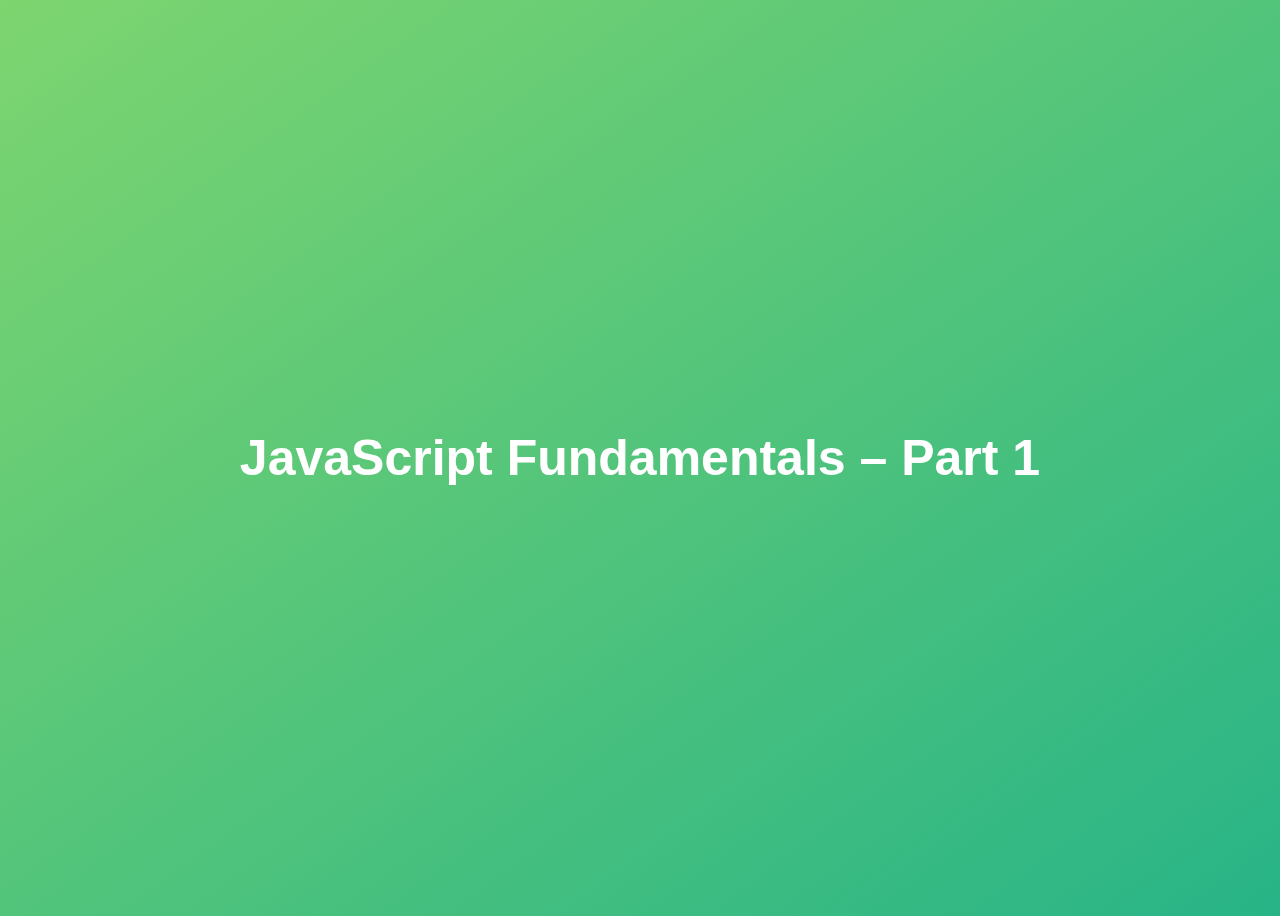
<file: javascript/complete-javascript-course-master/01-Fundamentals-Part-1/final/index.html>
<!DOCTYPE html>
<html lang="en">
  <head>
    <meta charset="UTF-8" />
    <meta name="viewport" content="width=device-width, initial-scale=1.0" />
    <meta http-equiv="X-UA-Compatible" content="ie=edge" />
    <title>JavaScript Fundamentals – Part 1</title>
    <style>
      body {
        height: 100vh;
        display: flex;
        align-items: center;
        background: linear-gradient(to top left, #28b487, #7dd56f);
      }
      h1 {
        font-family: sans-serif;
        font-size: 50px;
        line-height: 1.3;
        width: 100%;
        padding: 30px;
        text-align: center;
        color: white;
      }
    </style>
  </head>
  <body>
    <h1>JavaScript Fundamentals – Part 1</h1>

    <script src="script.js"></script>
  </body>
</html>
</file>
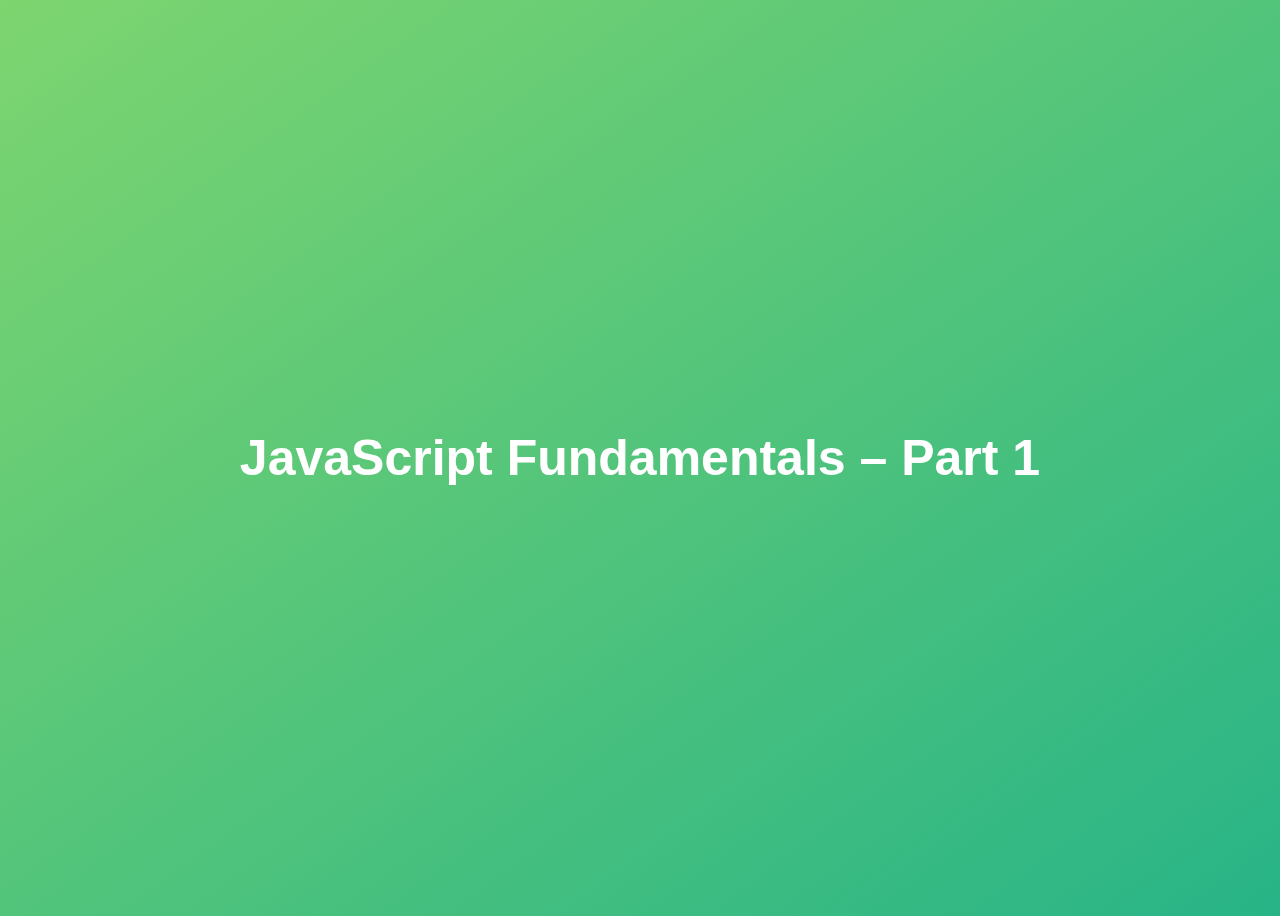
<file: javascript/complete-javascript-course-master/01-Fundamentals-Part-1/starter/index.html>
<!DOCTYPE html>
<html lang="en">

<head>
  <meta charset="UTF-8" />
  <meta name="viewport" content="width=device-width, initial-scale=1.0" />
  <meta http-equiv="X-UA-Compatible" content="ie=edge" />
  <title>JavaScript Fundamentals – Part 1</title>
  <link rel="stylesheet" href="style.css" />
</head>

<body>
  <h1>JavaScript Fundamentals – Part 1</h1>
  <script src="script.js"></script>
</body>

</html>
</file>
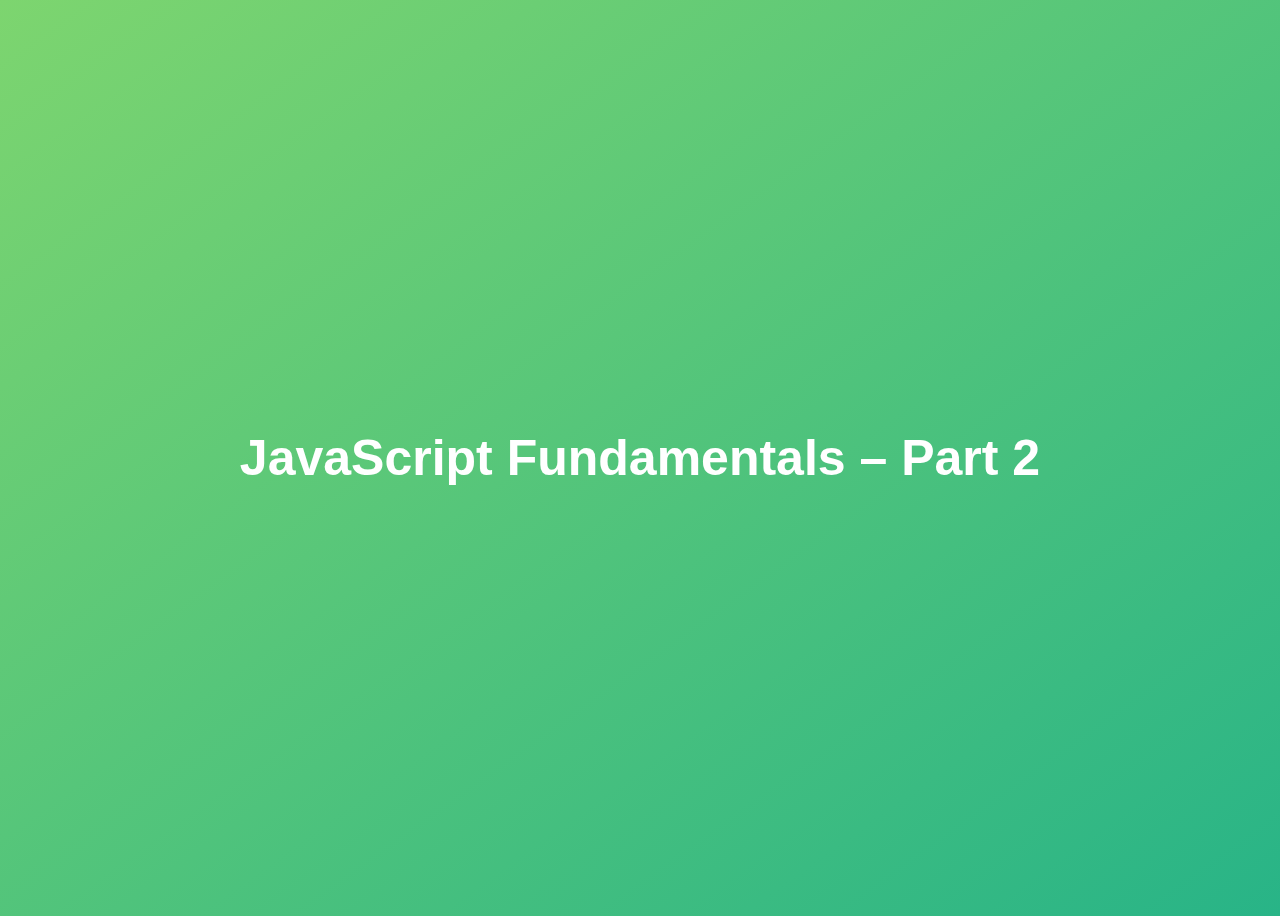
<file: javascript/complete-javascript-course-master/02-Fundamentals-Part-2/final/index.html>
<!DOCTYPE html>
<html lang="en">
  <head>
    <meta charset="UTF-8" />
    <meta name="viewport" content="width=device-width, initial-scale=1.0" />
    <meta http-equiv="X-UA-Compatible" content="ie=edge" />
    <title>JavaScript Fundamentals – Part 2</title>
    <style>
      body {
        height: 100vh;
        display: flex;
        align-items: center;
        background: linear-gradient(to top left, #28b487, #7dd56f);
      }
      h1 {
        font-family: sans-serif;
        font-size: 50px;
        line-height: 1.3;
        width: 100%;
        padding: 30px;
        text-align: center;
        color: white;
      }
    </style>
  </head>
  <body>
    <h1>JavaScript Fundamentals – Part 2</h1>
    <script src="script.js"></script>
  </body>
</html>
</file>
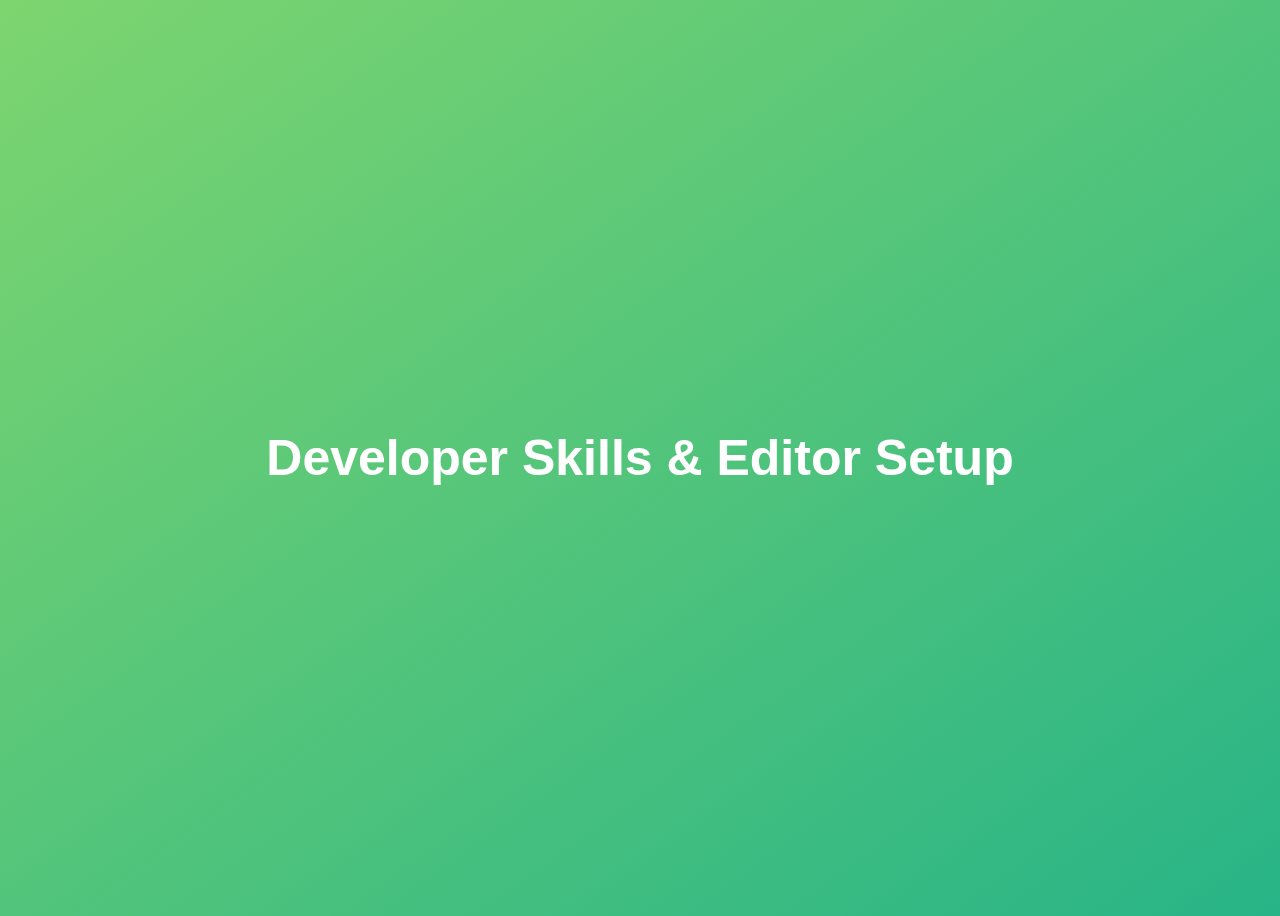
<file: javascript/complete-javascript-course-master/03-Developer-Skills/final/index.html>
<!DOCTYPE html>
<html lang="en">
  <head>
    <meta charset="UTF-8" />
    <meta name="viewport" content="width=device-width, initial-scale=1.0" />
    <meta http-equiv="X-UA-Compatible" content="ie=edge" />
    <title>Developer Skills & Editor Setup</title>
    <style>
      body {
        height: 100vh;
        display: flex;
        align-items: center;
        background: linear-gradient(to top left, #28b487, #7dd56f);
      }
      h1 {
        font-family: sans-serif;
        font-size: 50px;
        line-height: 1.3;
        width: 100%;
        padding: 30px;
        text-align: center;
        color: white;
      }
    </style>
  </head>
  <body>
    <h1>Developer Skills & Editor Setup</h1>
    <script src="script.js"></script>
  </body>
</html>
</file>
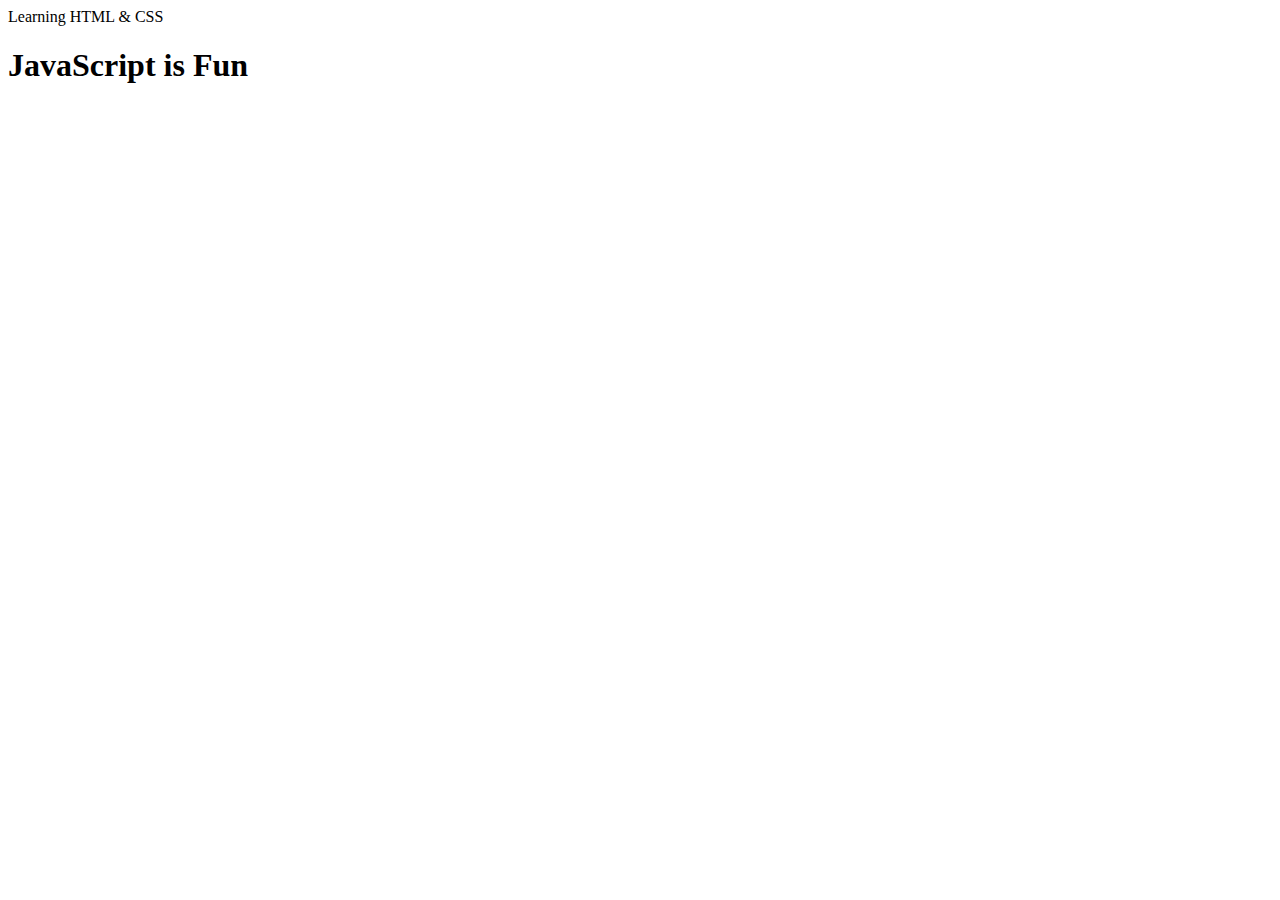
<file: javascript/complete-javascript-course-master/04-HTML-CSS/starter/index.html>
<!DOCTYPE html>
<html lang="en">

<head>
    <meta charset="UTF-8" />
    <meta name="viewport" content="width=device-width, initial-scale = 1.0" <title> Learning HTML & CSS </title>
</head>

<body>
    <h1> JavaScript is Fun</h1>
</body>

</html>
</file>
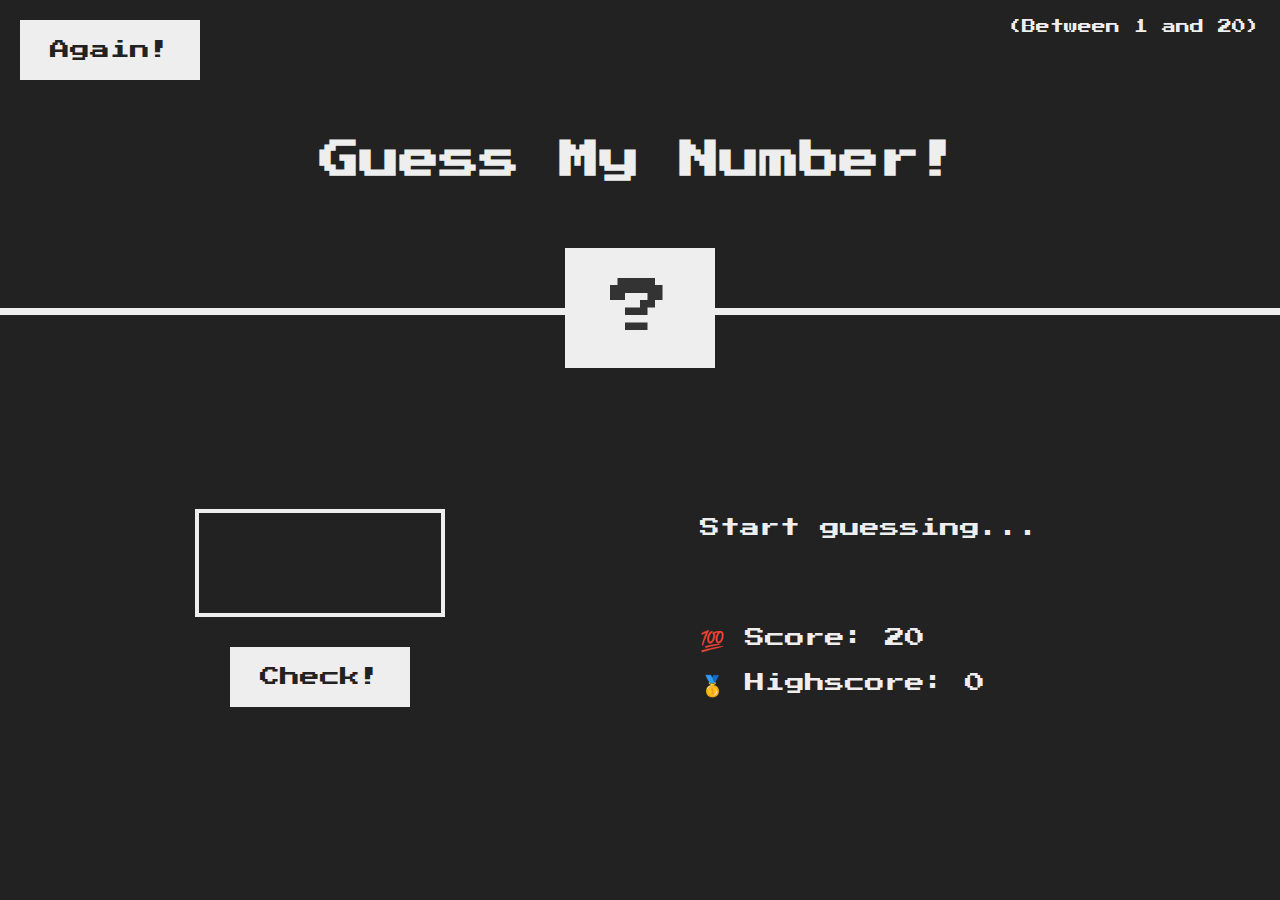
<file: javascript/complete-javascript-course-master/05-Guess-My-Number/final/index.html>
<!DOCTYPE html>
<html lang="en">
  <head>
    <meta charset="UTF-8" />
    <meta name="viewport" content="width=device-width, initial-scale=1.0" />
    <meta http-equiv="X-UA-Compatible" content="ie=edge" />
    <link rel="stylesheet" href="style.css" />
    <title>Guess My Number!</title>
  </head>
  <body>
    <header>
      <h1>Guess My Number!</h1>
      <p class="between">(Between 1 and 20)</p>
      <button class="btn again">Again!</button>
      <div class="number">?</div>
    </header>
    <main>
      <section class="left">
        <input type="number" class="guess" />
        <button class="btn check">Check!</button>
      </section>
      <section class="right">
        <p class="message">Start guessing...</p>
        <p class="label-score">💯 Score: <span class="score">20</span></p>
        <p class="label-highscore">
          🥇 Highscore: <span class="highscore">0</span>
        </p>
      </section>
    </main>
    <script src="script.js"></script>
  </body>
</html>
</file>
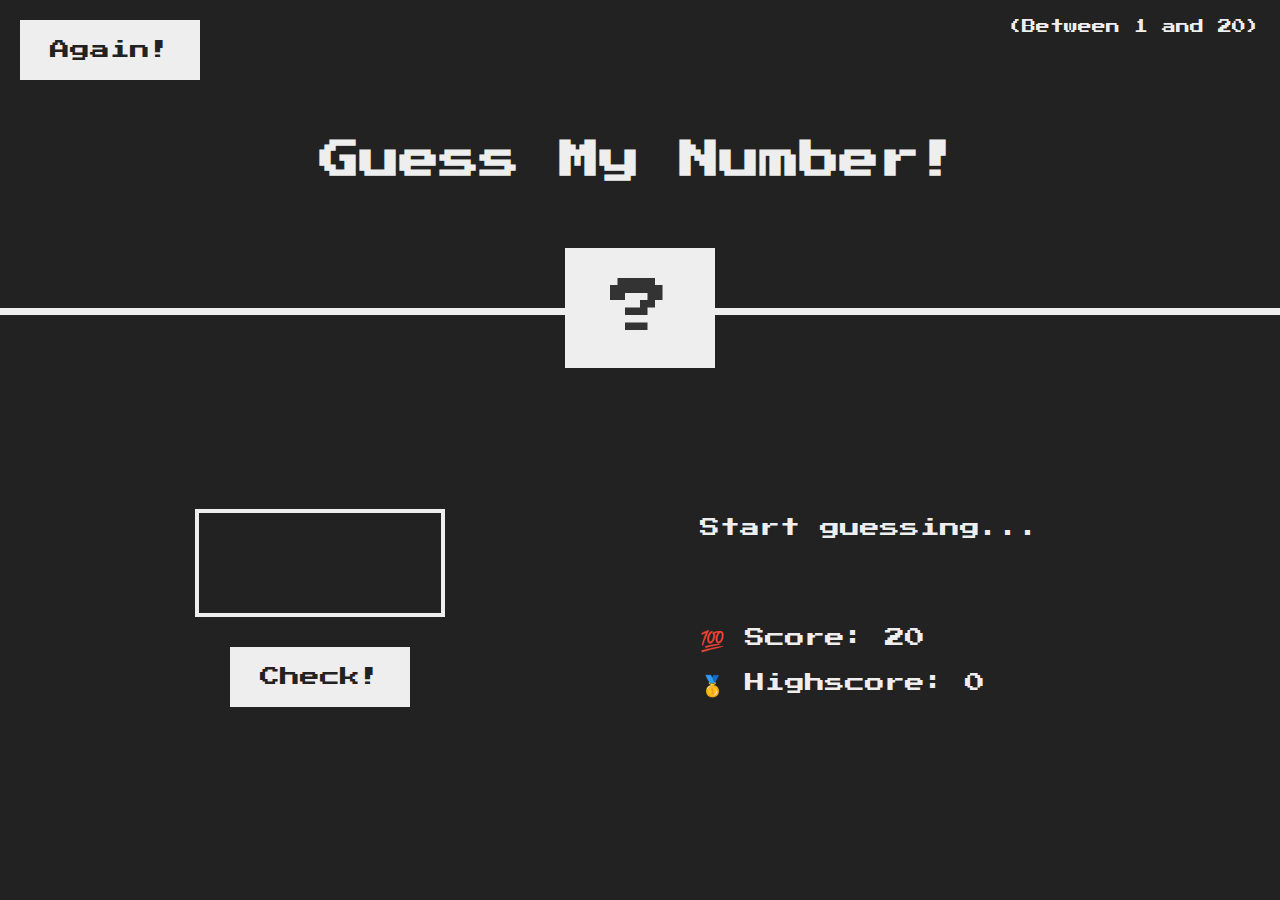
<file: javascript/complete-javascript-course-master/05-Guess-My-Number/starter/index.html>
<!DOCTYPE html>
<html lang="en">

<head>
  <meta charset="UTF-8" />
  <meta name="viewport" content="width=device-width, initial-scale=1.0" />
  <meta http-equiv="X-UA-Compatible" content="ie=edge" />
  <link rel="stylesheet" href="style.css" />
  <title>Guess My Number!</title>
</head>

<body>
  <header>
    <h1>Guess My Number!</h1>
    <p class="between">(Between 1 and 20)</p>
    <button class="btn again">Again!</button>
    <div class="number">?</div>
  </header>
  <main>
    <section class="left">
      <input type="number" class="guess" />
      <button class="btn check">Check!</button>
    </section>
    <section class="right">
      <p class="message">Start guessing...</p>
      <p class="label-score">💯 Score: <span class="score">20</span></p>
      <p class="label-highscore">
        🥇 Highscore: <span class="highscore">0</span>
      </p>
    </section>
  </main>
  <script src="script.js"></script>
</body>

</html>
</file>
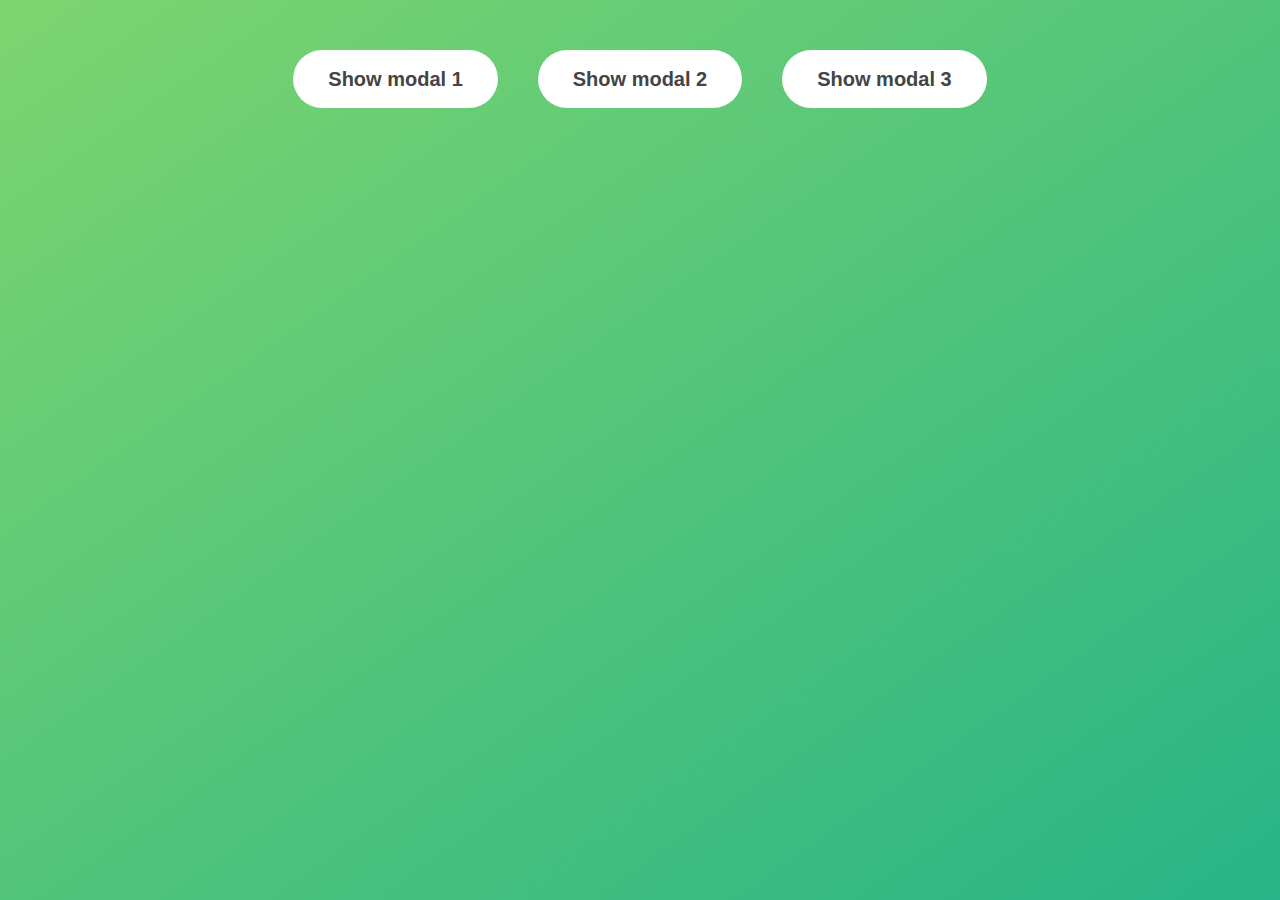
<file: javascript/complete-javascript-course-master/06-Modal/final/index.html>
<!DOCTYPE html>
<html lang="en">
  <head>
    <meta charset="UTF-8" />
    <meta name="viewport" content="width=device-width, initial-scale=1.0" />
    <meta http-equiv="X-UA-Compatible" content="ie=edge" />
    <link rel="stylesheet" href="style.css" />
    <title>Modal window</title>
  </head>
  <body>
    <button class="show-modal">Show modal 1</button>
    <button class="show-modal">Show modal 2</button>
    <button class="show-modal">Show modal 3</button>

    <div class="modal hidden">
      <button class="close-modal">&times;</button>
      <h1>I'm a modal window 😍</h1>
      <p>
        Lorem ipsum dolor sit amet, consectetur adipisicing elit, sed do eiusmod
        tempor incididunt ut labore et dolore magna aliqua. Ut enim ad minim
        veniam, quis nostrud exercitation ullamco laboris nisi ut aliquip ex ea
        commodo consequat. Duis aute irure dolor in reprehenderit in voluptate
        velit esse cillum dolore eu fugiat nulla pariatur. Excepteur sint
        occaecat cupidatat non proident, sunt in culpa qui officia deserunt
        mollit anim id est laborum.
      </p>
    </div>
    <div class="overlay hidden"></div>

    <script src="script.js"></script>
  </body>
</html>
</file>
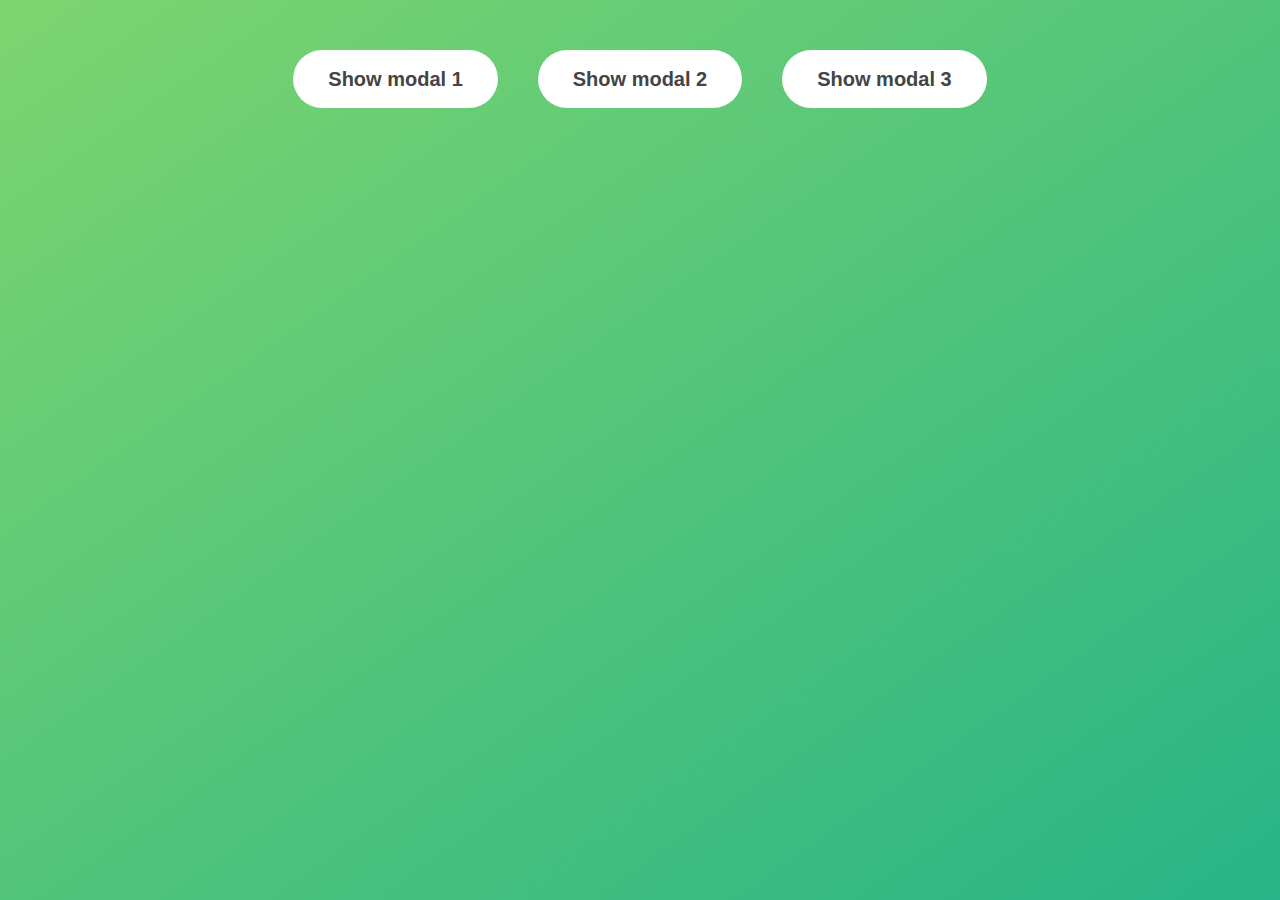
<file: javascript/complete-javascript-course-master/06-Modal/starter/index.html>
<!DOCTYPE html>
<html lang="en">

<head>
  <meta charset="UTF-8" />
  <meta name="viewport" content="width=device-width, initial-scale=1.0" />
  <meta http-equiv="X-UA-Compatible" content="ie=edge" />
  <link rel="stylesheet" href="style.css" />
  <title>Modal window</title>
</head>

<body>
  <button class="show-modal">Show modal 1</button>
  <button class="show-modal">Show modal 2</button>
  <button class="show-modal">Show modal 3</button>

  <div class="modal hidden">
    <button class="close-modal">&times;</button>
    <h1>I'm a modal window 😍</h1>
    <p>
      Lorem ipsum dolor sit amet, consectetur adipisicing elit, sed do eiusmod
      tempor incididunt ut labore et dolore magna aliqua. Ut enim ad minim
      veniam, quis nostrud exercitation ullamco laboris nisi ut aliquip ex ea
      commodo consequat. Duis aute irure dolor in reprehenderit in voluptate
      velit esse cillum dolore eu fugiat nulla pariatur. Excepteur sint
      occaecat cupidatat non proident, sunt in culpa qui officia deserunt
      mollit anim id est laborum.
    </p>
  </div>
  <div class="overlay hidden"></div>

  <script src="script.js"></script>
</body>

</html>
</file>
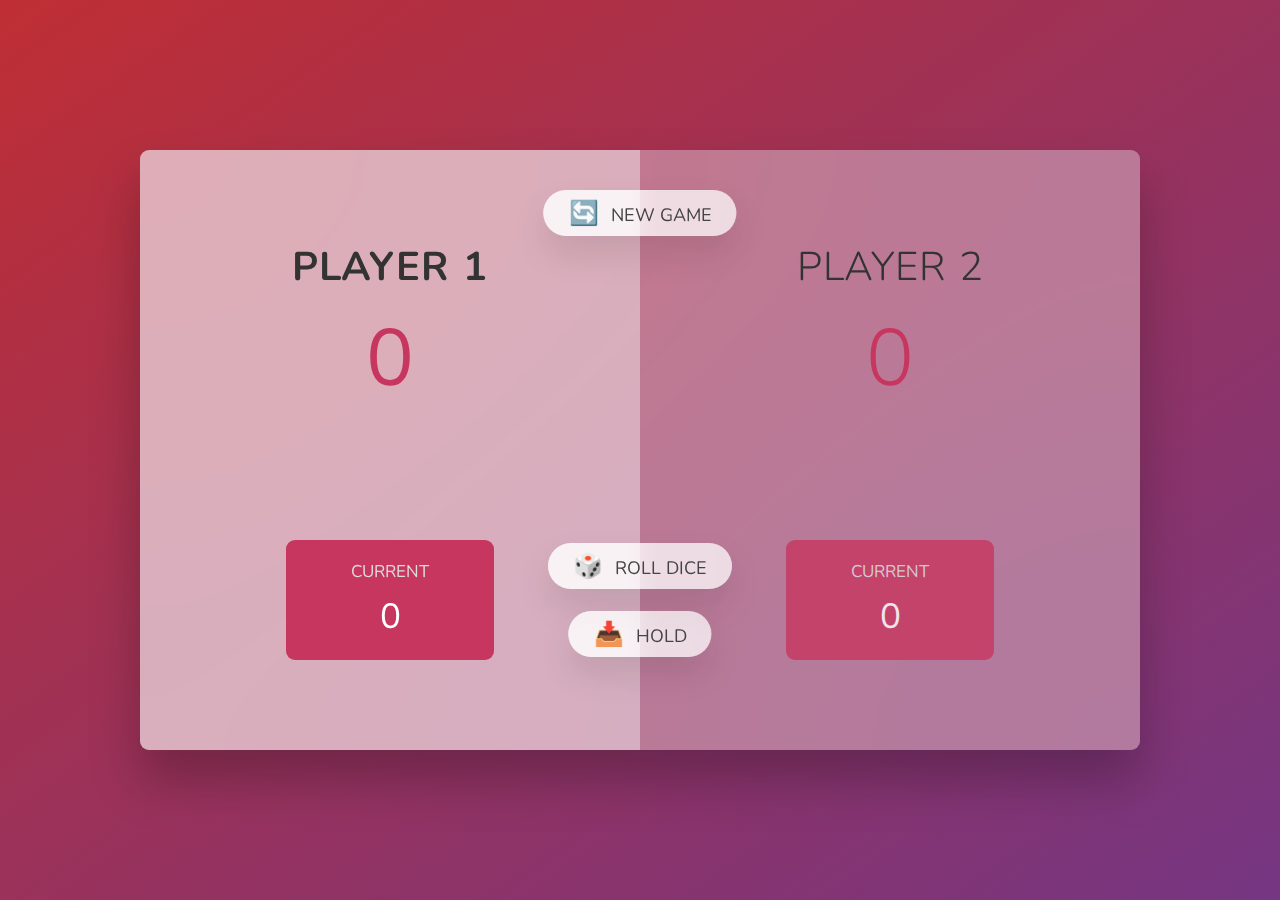
<file: javascript/complete-javascript-course-master/07-Pig-Game/final/index.html>
<!DOCTYPE html>
<html lang="en">
  <head>
    <meta charset="UTF-8" />
    <meta name="viewport" content="width=device-width, initial-scale=1.0" />
    <meta http-equiv="X-UA-Compatible" content="ie=edge" />
    <link rel="stylesheet" href="style.css" />
    <title>Pig Game</title>
  </head>
  <body>
    <main>
      <section class="player player--0 player--active">
        <h2 class="name" id="name--0">Player 1</h2>
        <p class="score" id="score--0">43</p>
        <div class="current">
          <p class="current-label">Current</p>
          <p class="current-score" id="current--0">0</p>
        </div>
      </section>
      <section class="player player--1">
        <h2 class="name" id="name--1">Player 2</h2>
        <p class="score" id="score--1">24</p>
        <div class="current">
          <p class="current-label">Current</p>
          <p class="current-score" id="current--1">0</p>
        </div>
      </section>

      <img src="dice-5.png" alt="Playing dice" class="dice" />
      <button class="btn btn--new">🔄 New game</button>
      <button class="btn btn--roll">🎲 Roll dice</button>
      <button class="btn btn--hold">📥 Hold</button>
    </main>
    <script src="script.js"></script>
  </body>
</html>
</file>
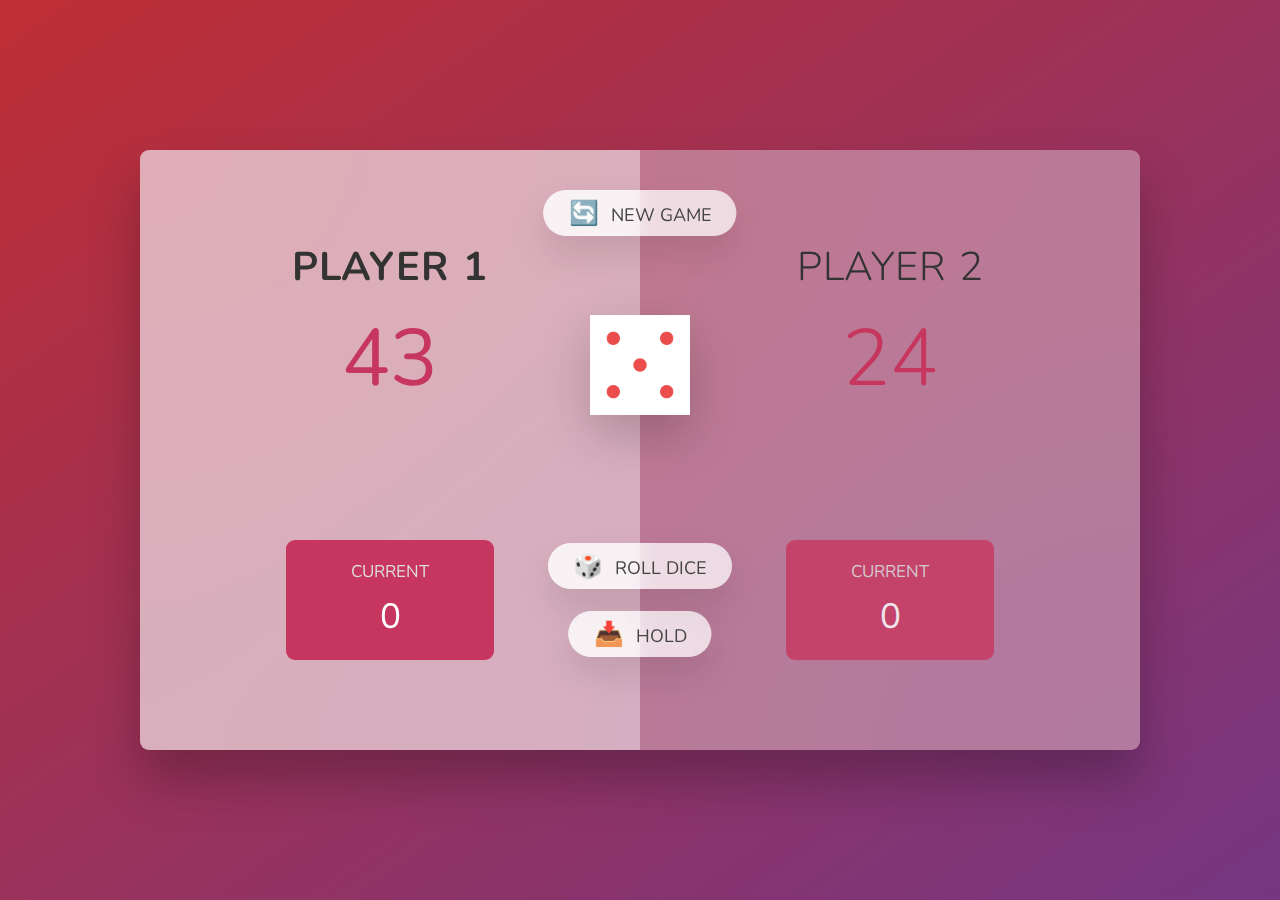
<file: javascript/complete-javascript-course-master/07-Pig-Game/starter/index.html>
<!DOCTYPE html>
<html lang="en">

<head>
  <meta charset="UTF-8" />
  <meta name="viewport" content="width=device-width, initial-scale=1.0" />
  <meta http-equiv="X-UA-Compatible" content="ie=edge" />
  <link rel="stylesheet" href="style.css" />
  <title>Pig Game</title>
</head>

<body>
  <main>
    <section class="player player--0 player--active">
      <h2 class="name" id="name--0">Player 1</h2>
      <p class="score" id="score--0">43</p>
      <div class="current">
        <p class="current-label">Current</p>
        <p class="current-score" id="current--0">0</p>
      </div>
    </section>
    <section class="player player--1">
      <h2 class="name" id="name--1">Player 2</h2>
      <p class="score" id="score--1">24</p>
      <div class="current">
        <p class="current-label">Current</p>
        <p class="current-score" id="current--1">0</p>
      </div>
    </section>

    <img src="dice-5.png" alt="Playing dice" class="dice" />
    <button class="btn btn--new">🔄 New game</button>
    <button class="btn btn--roll">🎲 Roll dice</button>
    <button class="btn btn--hold">📥 Hold</button>
  </main>
  <script src="script.js"></script>
</body>

</html>
</file>
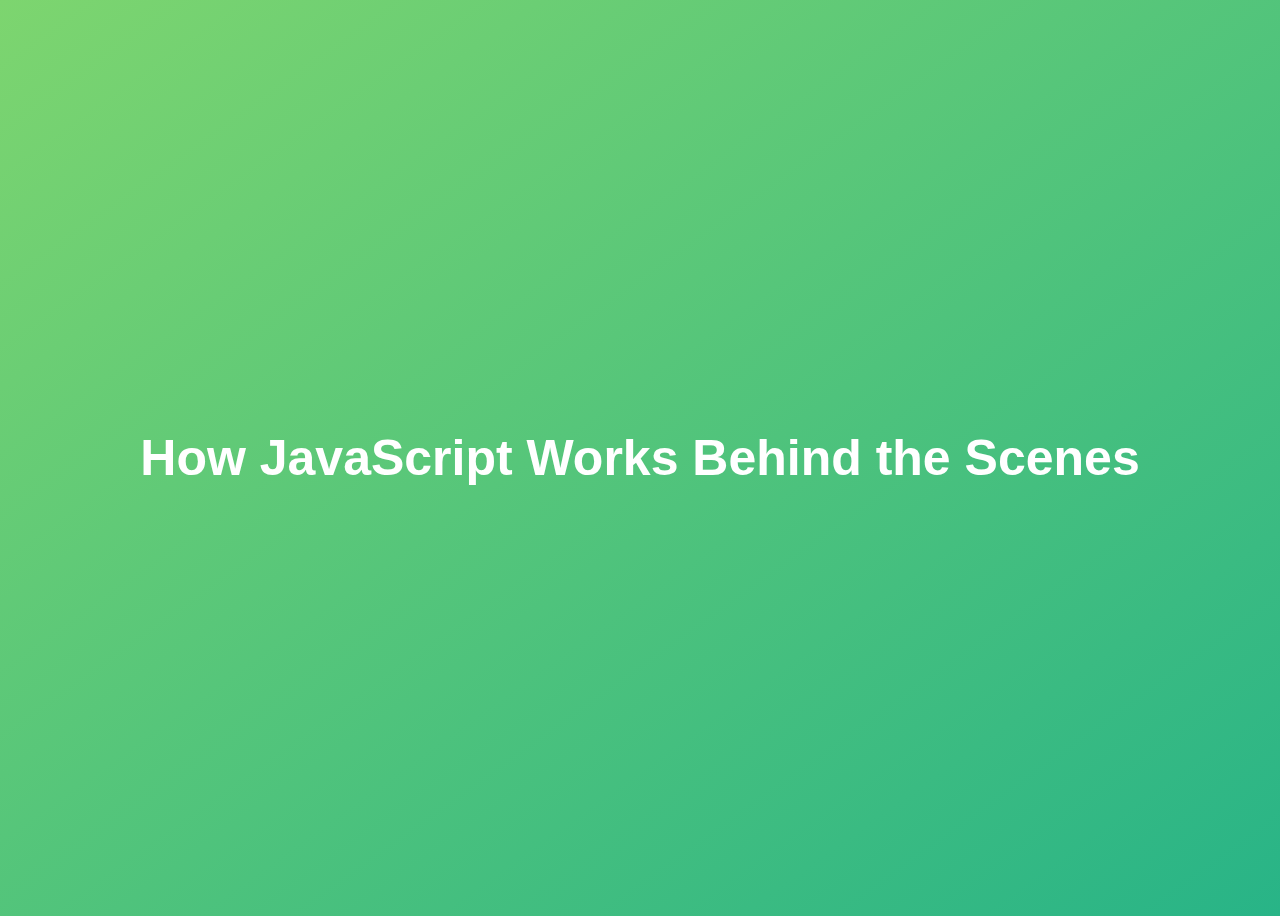
<file: javascript/complete-javascript-course-master/08-Behind-the-Scenes/final/index.html>
<!DOCTYPE html>
<html lang="en">
  <head>
    <meta charset="UTF-8" />
    <meta name="viewport" content="width=device-width, initial-scale=1.0" />
    <meta http-equiv="X-UA-Compatible" content="ie=edge" />
    <title>How JavaScript Works Behind the Scenes</title>
    <style>
      body {
        height: 100vh;
        display: flex;
        align-items: center;
        background: linear-gradient(to top left, #28b487, #7dd56f);
      }
      h1 {
        font-family: sans-serif;
        font-size: 50px;
        line-height: 1.3;
        width: 100%;
        padding: 30px;
        text-align: center;
        color: white;
      }
    </style>
  </head>
  <body>
    <h1>How JavaScript Works Behind the Scenes</h1>
    <script src="script.js"></script>
  </body>
</html>
</file>
<file: javascript/complete-javascript-course-master/01-Fundamentals-Part-1/starter/style.css>
/* styles.css */
body {
    height: 100vh;
    display: flex;
    align-items: center;
    background: linear-gradient(to top left, #28b487, #7dd56f);
}

h1 {
    font-family: sans-serif;
    font-size: 50px;
    line-height: 1.3;
    width: 100%;
    padding: 30px;
    text-align: center;
    color: white;
}
</file>
<file: javascript/complete-javascript-course-master/05-Guess-My-Number/final/style.css>
@import url('https://fonts.googleapis.com/css?family=Press+Start+2P&display=swap');

* {
  margin: 0;
  padding: 0;
  box-sizing: inherit;
}

html {
  font-size: 62.5%;
  box-sizing: border-box;
}

body {
  font-family: 'Press Start 2P', sans-serif;
  color: #eee;
  background-color: #222;
  /* background-color: #60b347; */
}

/* LAYOUT */
header {
  position: relative;
  height: 35vh;
  border-bottom: 7px solid #eee;
}

main {
  height: 65vh;
  color: #eee;
  display: flex;
  align-items: center;
  justify-content: space-around;
}

.left {
  width: 52rem;
  display: flex;
  flex-direction: column;
  align-items: center;
}

.right {
  width: 52rem;
  font-size: 2rem;
}

/* ELEMENTS STYLE */
h1 {
  font-size: 4rem;
  text-align: center;
  position: absolute;
  width: 100%;
  top: 52%;
  left: 50%;
  transform: translate(-50%, -50%);
}

.number {
  background: #eee;
  color: #333;
  font-size: 6rem;
  width: 15rem;
  padding: 3rem 0rem;
  text-align: center;
  position: absolute;
  bottom: 0;
  left: 50%;
  transform: translate(-50%, 50%);
}

.between {
  font-size: 1.4rem;
  position: absolute;
  top: 2rem;
  right: 2rem;
}

.again {
  position: absolute;
  top: 2rem;
  left: 2rem;
}

.guess {
  background: none;
  border: 4px solid #eee;
  font-family: inherit;
  color: inherit;
  font-size: 5rem;
  padding: 2.5rem;
  width: 25rem;
  text-align: center;
  display: block;
  margin-bottom: 3rem;
}

.btn {
  border: none;
  background-color: #eee;
  color: #222;
  font-size: 2rem;
  font-family: inherit;
  padding: 2rem 3rem;
  cursor: pointer;
}

.btn:hover {
  background-color: #ccc;
}

.message {
  margin-bottom: 8rem;
  height: 3rem;
}

.label-score {
  margin-bottom: 2rem;
}
</file>
<file: javascript/complete-javascript-course-master/05-Guess-My-Number/starter/style.css>
@import url('https://fonts.googleapis.com/css?family=Press+Start+2P&display=swap');

* {
  margin: 0;
  padding: 0;
  box-sizing: inherit;
}

html {
  font-size: 62.5%;
  box-sizing: border-box;
}

body {
  font-family: 'Press Start 2P', sans-serif;
  color: #eee;
  background-color: #222;
  /* background-color: #60b347; */
}

/* LAYOUT */
header {
  position: relative;
  height: 35vh;
  border-bottom: 7px solid #eee;
}

main {
  height: 65vh;
  color: #eee;
  display: flex;
  align-items: center;
  justify-content: space-around;
}

.left {
  width: 52rem;
  display: flex;
  flex-direction: column;
  align-items: center;
}

.right {
  width: 52rem;
  font-size: 2rem;
}

/* ELEMENTS STYLE */
h1 {
  font-size: 4rem;
  text-align: center;
  position: absolute;
  width: 100%;
  top: 52%;
  left: 50%;
  transform: translate(-50%, -50%);
}

.number {
  background: #eee;
  color: #333;
  font-size: 6rem;
  width: 15rem;
  padding: 3rem 0rem;
  text-align: center;
  position: absolute;
  bottom: 0;
  left: 50%;
  transform: translate(-50%, 50%);
}

.between {
  font-size: 1.4rem;
  position: absolute;
  top: 2rem;
  right: 2rem;
}

.again {
  position: absolute;
  top: 2rem;
  left: 2rem;
}

.guess {
  background: none;
  border: 4px solid #eee;
  font-family: inherit;
  color: inherit;
  font-size: 5rem;
  padding: 2.5rem;
  width: 25rem;
  text-align: center;
  display: block;
  margin-bottom: 3rem;
}

.btn {
  border: none;
  background-color: #eee;
  color: #222;
  font-size: 2rem;
  font-family: inherit;
  padding: 2rem 3rem;
  cursor: pointer;
}

.btn:hover {
  background-color: #ccc;
}

.message {
  margin-bottom: 8rem;
  height: 3rem;
}

.label-score {
  margin-bottom: 2rem;
}
</file>
<file: javascript/complete-javascript-course-master/06-Modal/final/style.css>
* {
  margin: 0;
  padding: 0;
  box-sizing: inherit;
}

html {
  font-size: 62.5%;
  box-sizing: border-box;
}

body {
  font-family: sans-serif;
  color: #333;
  line-height: 1.5;
  height: 100vh;
  position: relative;
  display: flex;
  align-items: flex-start;
  justify-content: center;
  background: linear-gradient(to top left, #28b487, #7dd56f);
}

.show-modal {
  font-size: 2rem;
  font-weight: 600;
  padding: 1.75rem 3.5rem;
  margin: 5rem 2rem;
  border: none;
  background-color: #fff;
  color: #444;
  border-radius: 10rem;
  cursor: pointer;
}

.close-modal {
  position: absolute;
  top: 1.2rem;
  right: 2rem;
  font-size: 5rem;
  color: #333;
  cursor: pointer;
  border: none;
  background: none;
}

h1 {
  font-size: 2.5rem;
  margin-bottom: 2rem;
}

p {
  font-size: 1.8rem;
}

/* -------------------------- */
/* CLASSES TO MAKE MODAL WORK */
.hidden {
  display: none;
}

.modal {
  position: absolute;
  top: 50%;
  left: 50%;
  transform: translate(-50%, -50%);
  width: 70%;

  background-color: white;
  padding: 6rem;
  border-radius: 5px;
  box-shadow: 0 3rem 5rem rgba(0, 0, 0, 0.3);
  z-index: 10;
}

.overlay {
  position: absolute;
  top: 0;
  left: 0;
  width: 100%;
  height: 100%;
  background-color: rgba(0, 0, 0, 0.6);
  backdrop-filter: blur(3px);
  z-index: 5;
}
</file>
<file: javascript/complete-javascript-course-master/06-Modal/starter/style.css>
* {
  margin: 0;
  padding: 0;
  box-sizing: inherit;
}

html {
  font-size: 62.5%;
  box-sizing: border-box;
}

body {
  font-family: sans-serif;
  color: #333;
  line-height: 1.5;
  height: 100vh;
  position: relative;
  display: flex;
  align-items: flex-start;
  justify-content: center;
  background: linear-gradient(to top left, #28b487, #7dd56f);
}

.show-modal {
  font-size: 2rem;
  font-weight: 600;
  padding: 1.75rem 3.5rem;
  margin: 5rem 2rem;
  border: none;
  background-color: #fff;
  color: #444;
  border-radius: 10rem;
  cursor: pointer;
}

.close-modal {
  position: absolute;
  top: 1.2rem;
  right: 2rem;
  font-size: 5rem;
  color: #333;
  cursor: pointer;
  border: none;
  background: none;
}

h1 {
  font-size: 2.5rem;
  margin-bottom: 2rem;
}

p {
  font-size: 1.8rem;
}

/* -------------------------- */
/* CLASSES TO MAKE MODAL WORK */
.hidden {
  display: none;
}

.modal {
  position: absolute;
  top: 50%;
  left: 50%;
  transform: translate(-50%, -50%);
  width: 70%;

  background-color: white;
  padding: 6rem;
  border-radius: 5px;
  box-shadow: 0 3rem 5rem rgba(0, 0, 0, 0.3);
  z-index: 10;
}

.overlay {
  position: absolute;
  top: 0;
  left: 0;
  width: 100%;
  height: 100%;
  background-color: rgba(0, 0, 0, 0.6);
  backdrop-filter: blur(3px);
  z-index: 5;
}
</file>
<file: javascript/complete-javascript-course-master/07-Pig-Game/final/style.css>
@import url('https://fonts.googleapis.com/css2?family=Nunito&display=swap');

* {
  margin: 0;
  padding: 0;
  box-sizing: inherit;
}

html {
  font-size: 62.5%;
  box-sizing: border-box;
}

body {
  font-family: 'Nunito', sans-serif;
  font-weight: 400;
  height: 100vh;
  color: #333;
  background-image: linear-gradient(to top left, #753682 0%, #bf2e34 100%);
  display: flex;
  align-items: center;
  justify-content: center;
}

/* LAYOUT */
main {
  position: relative;
  width: 100rem;
  height: 60rem;
  background-color: rgba(255, 255, 255, 0.35);
  backdrop-filter: blur(200px);
  filter: blur();
  box-shadow: 0 3rem 5rem rgba(0, 0, 0, 0.25);
  border-radius: 9px;
  overflow: hidden;
  display: flex;
}

.player {
  flex: 50%;
  padding: 9rem;
  display: flex;
  flex-direction: column;
  align-items: center;
  transition: all 0.75s;
}

/* ELEMENTS */
.name {
  position: relative;
  font-size: 4rem;
  text-transform: uppercase;
  letter-spacing: 1px;
  word-spacing: 2px;
  font-weight: 300;
  margin-bottom: 1rem;
}

.score {
  font-size: 8rem;
  font-weight: 300;
  color: #c7365f;
  margin-bottom: auto;
}

.player--active {
  background-color: rgba(255, 255, 255, 0.4);
}
.player--active .name {
  font-weight: 700;
}
.player--active .score {
  font-weight: 400;
}

.player--active .current {
  opacity: 1;
}

.current {
  background-color: #c7365f;
  opacity: 0.8;
  border-radius: 9px;
  color: #fff;
  width: 65%;
  padding: 2rem;
  text-align: center;
  transition: all 0.75s;
}

.current-label {
  text-transform: uppercase;
  margin-bottom: 1rem;
  font-size: 1.7rem;
  color: #ddd;
}

.current-score {
  font-size: 3.5rem;
}

/* ABSOLUTE POSITIONED ELEMENTS */
.btn {
  position: absolute;
  left: 50%;
  transform: translateX(-50%);
  color: #444;
  background: none;
  border: none;
  font-family: inherit;
  font-size: 1.8rem;
  text-transform: uppercase;
  cursor: pointer;
  font-weight: 400;
  transition: all 0.2s;

  background-color: white;
  background-color: rgba(255, 255, 255, 0.6);
  backdrop-filter: blur(10px);

  padding: 0.7rem 2.5rem;
  border-radius: 50rem;
  box-shadow: 0 1.75rem 3.5rem rgba(0, 0, 0, 0.1);
}

.btn::first-letter {
  font-size: 2.4rem;
  display: inline-block;
  margin-right: 0.7rem;
}

.btn--new {
  top: 4rem;
}
.btn--roll {
  top: 39.3rem;
}
.btn--hold {
  top: 46.1rem;
}

.btn:active {
  transform: translate(-50%, 3px);
  box-shadow: 0 1rem 2rem rgba(0, 0, 0, 0.15);
}

.btn:focus {
  outline: none;
}

.dice {
  position: absolute;
  left: 50%;
  top: 16.5rem;
  transform: translateX(-50%);
  height: 10rem;
  box-shadow: 0 2rem 5rem rgba(0, 0, 0, 0.2);
}

.player--winner {
  background-color: #2f2f2f;
}

.player--winner .name {
  font-weight: 700;
  color: #c7365f;
}

.hidden {
  display: none;
}
</file>
<file: javascript/complete-javascript-course-master/07-Pig-Game/starter/style.css>
@import url('https://fonts.googleapis.com/css2?family=Nunito&display=swap');

* {
  margin: 0;
  padding: 0;
  box-sizing: inherit;
}

html {
  font-size: 62.5%;
  box-sizing: border-box;
}

body {
  font-family: 'Nunito', sans-serif;
  font-weight: 400;
  height: 100vh;
  color: #333;
  background-image: linear-gradient(to top left, #753682 0%, #bf2e34 100%);
  display: flex;
  align-items: center;
  justify-content: center;
}

/* LAYOUT */
main {
  position: relative;
  width: 100rem;
  height: 60rem;
  background-color: rgba(255, 255, 255, 0.35);
  backdrop-filter: blur(200px);
  filter: blur();
  box-shadow: 0 3rem 5rem rgba(0, 0, 0, 0.25);
  border-radius: 9px;
  overflow: hidden;
  display: flex;
}

.player {
  flex: 50%;
  padding: 9rem;
  display: flex;
  flex-direction: column;
  align-items: center;
  transition: all 0.75s;
}

/* ELEMENTS */
.name {
  position: relative;
  font-size: 4rem;
  text-transform: uppercase;
  letter-spacing: 1px;
  word-spacing: 2px;
  font-weight: 300;
  margin-bottom: 1rem;
}

.score {
  font-size: 8rem;
  font-weight: 300;
  color: #c7365f;
  margin-bottom: auto;
}

.player--active {
  background-color: rgba(255, 255, 255, 0.4);
}
.player--active .name {
  font-weight: 700;
}
.player--active .score {
  font-weight: 400;
}

.player--active .current {
  opacity: 1;
}

.current {
  background-color: #c7365f;
  opacity: 0.8;
  border-radius: 9px;
  color: #fff;
  width: 65%;
  padding: 2rem;
  text-align: center;
  transition: all 0.75s;
}

.current-label {
  text-transform: uppercase;
  margin-bottom: 1rem;
  font-size: 1.7rem;
  color: #ddd;
}

.current-score {
  font-size: 3.5rem;
}

/* ABSOLUTE POSITIONED ELEMENTS */
.btn {
  position: absolute;
  left: 50%;
  transform: translateX(-50%);
  color: #444;
  background: none;
  border: none;
  font-family: inherit;
  font-size: 1.8rem;
  text-transform: uppercase;
  cursor: pointer;
  font-weight: 400;
  transition: all 0.2s;

  background-color: white;
  background-color: rgba(255, 255, 255, 0.6);
  backdrop-filter: blur(10px);

  padding: 0.7rem 2.5rem;
  border-radius: 50rem;
  box-shadow: 0 1.75rem 3.5rem rgba(0, 0, 0, 0.1);
}

.btn::first-letter {
  font-size: 2.4rem;
  display: inline-block;
  margin-right: 0.7rem;
}

.btn--new {
  top: 4rem;
}
.btn--roll {
  top: 39.3rem;
}
.btn--hold {
  top: 46.1rem;
}

.btn:active {
  transform: translate(-50%, 3px);
  box-shadow: 0 1rem 2rem rgba(0, 0, 0, 0.15);
}

.btn:focus {
  outline: none;
}

.dice {
  position: absolute;
  left: 50%;
  top: 16.5rem;
  transform: translateX(-50%);
  height: 10rem;
  box-shadow: 0 2rem 5rem rgba(0, 0, 0, 0.2);
}

.player--winner {
  background-color: #2f2f2f;
}

.player--winner .name {
  font-weight: 700;
  color: #c7365f;
}
</file>
